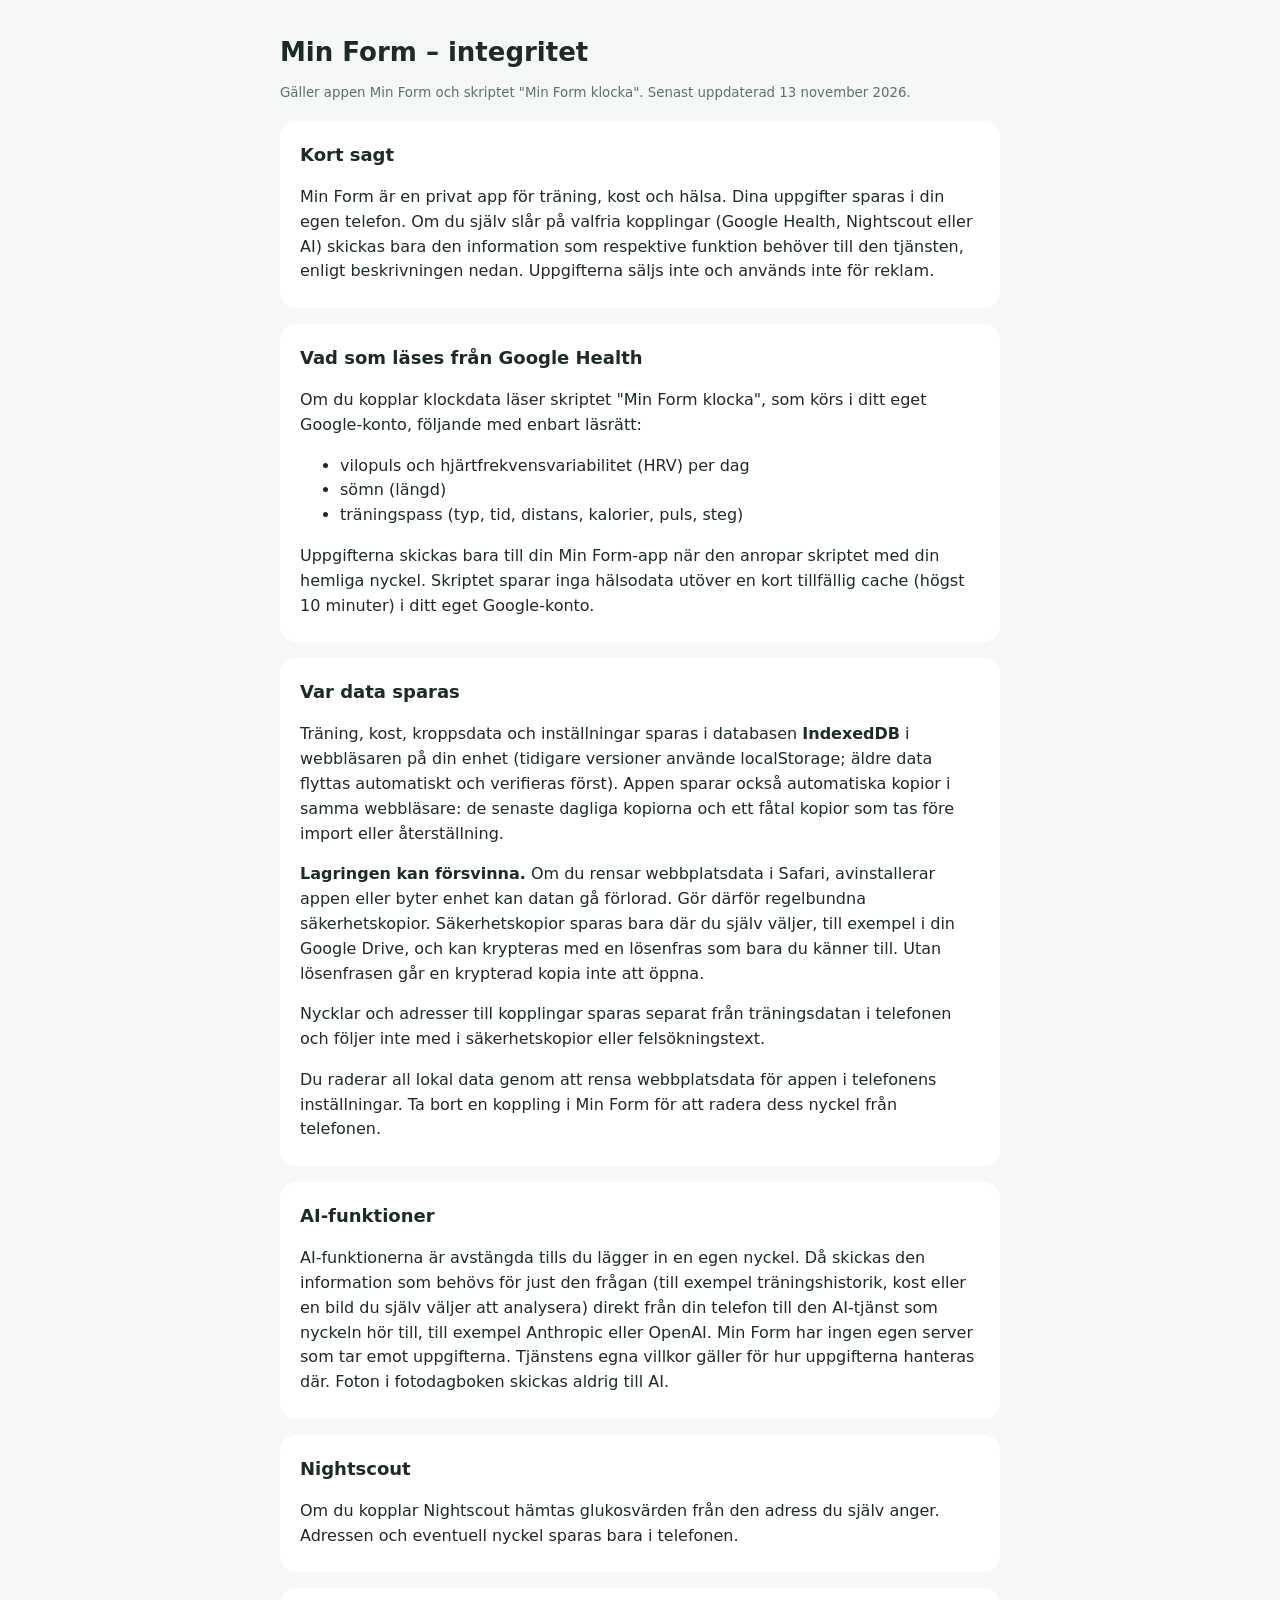
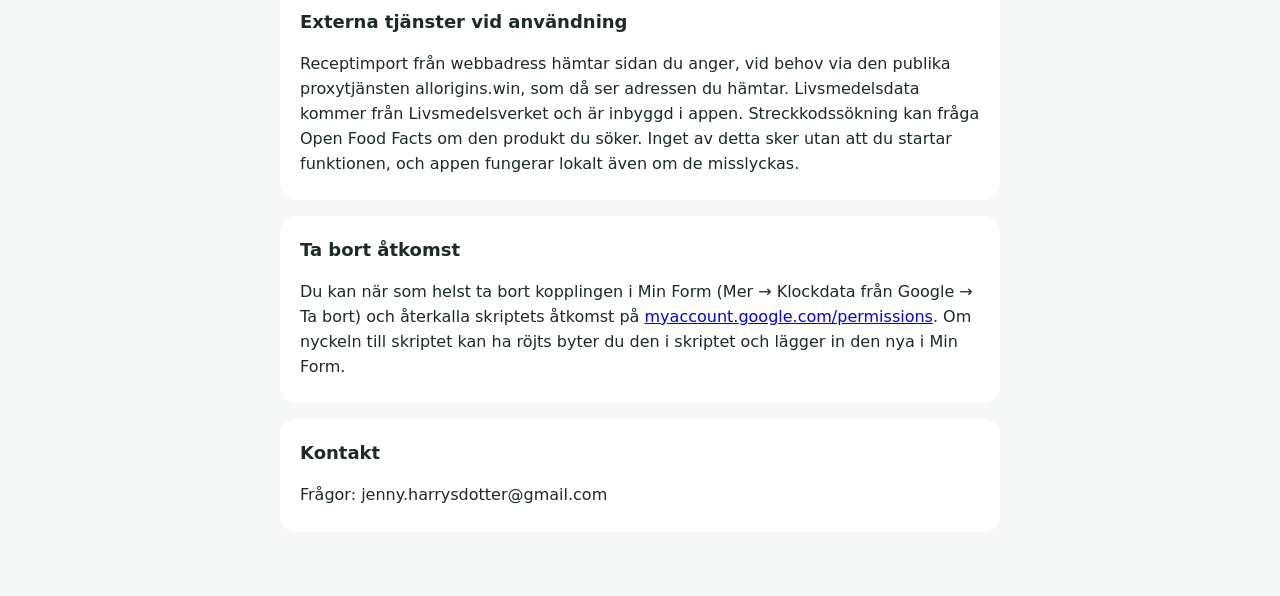
<file: integritet.html>
<!doctype html>
<html lang="sv">
<head>
<meta charset="utf-8">
<meta name="viewport" content="width=device-width, initial-scale=1, viewport-fit=cover">
<link rel="icon" href="icon-192.png">
<title>Min Form – integritet</title>
<style>
:root{--bg:#f6f8f7;--ink:#1d2b24;--muted:#5d7268;--card:#fff}
@media (prefers-color-scheme:dark){:root{--bg:#111714;--ink:#e6efe9;--muted:#9db1a7;--card:#1a231f}}
body{margin:0;background:var(--bg);color:var(--ink);font:16px/1.55 system-ui,-apple-system,"Segoe UI",Roboto,sans-serif}
main{max-width:720px;margin:0 auto;padding:24px 16px 48px}
.card{background:var(--card);border-radius:16px;padding:20px 20px 8px;margin:16px 0}
h1{font-size:26px;margin:8px 0}h2{font-size:18px;margin:0 0 8px}p,li{color:var(--ink)}small{color:var(--muted)}
</style>
</head>
<body>
<main>
<h1>Min Form – integritet</h1>
<small>Gäller appen Min Form och skriptet "Min Form klocka". Senast uppdaterad 13 november 2026.</small>
<div class="card"><h2>Kort sagt</h2>
<p>Min Form är en privat app för träning, kost och hälsa. Dina uppgifter sparas i din egen telefon. Om du själv slår på valfria kopplingar (Google Health, Nightscout eller AI) skickas bara den information som respektive funktion behöver till den tjänsten, enligt beskrivningen nedan. Uppgifterna säljs inte och används inte för reklam.</p></div>
<div class="card"><h2>Vad som läses från Google Health</h2>
<p>Om du kopplar klockdata läser skriptet "Min Form klocka", som körs i ditt eget Google-konto, följande med enbart läsrätt:</p>
<ul><li>vilopuls och hjärtfrekvensvariabilitet (HRV) per dag</li><li>sömn (längd)</li><li>träningspass (typ, tid, distans, kalorier, puls, steg)</li></ul>
<p>Uppgifterna skickas bara till din Min Form-app när den anropar skriptet med din hemliga nyckel. Skriptet sparar inga hälsodata utöver en kort tillfällig cache (högst 10 minuter) i ditt eget Google-konto.</p></div>
<div class="card"><h2>Var data sparas</h2>
<p>Träning, kost, kroppsdata och inställningar sparas i databasen <b>IndexedDB</b> i webbläsaren på din enhet (tidigare versioner använde localStorage; äldre data flyttas automatiskt och verifieras först). Appen sparar också automatiska kopior i samma webbläsare: de senaste dagliga kopiorna och ett fåtal kopior som tas före import eller återställning.</p>
<p><b>Lagringen kan försvinna.</b> Om du rensar webbplatsdata i Safari, avinstallerar appen eller byter enhet kan datan gå förlorad. Gör därför regelbundna säkerhetskopior. Säkerhetskopior sparas bara där du själv väljer, till exempel i din Google Drive, och kan krypteras med en lösenfras som bara du känner till. Utan lösenfrasen går en krypterad kopia inte att öppna.</p>
<p>Nycklar och adresser till kopplingar sparas separat från träningsdatan i telefonen och följer inte med i säkerhetskopior eller felsökningstext.</p>
<p>Du raderar all lokal data genom att rensa webbplatsdata för appen i telefonens inställningar. Ta bort en koppling i Min Form för att radera dess nyckel från telefonen.</p></div>
<div class="card"><h2>AI-funktioner</h2>
<p>AI-funktionerna är avstängda tills du lägger in en egen nyckel. Då skickas den information som behövs för just den frågan (till exempel träningshistorik, kost eller en bild du själv väljer att analysera) direkt från din telefon till den AI-tjänst som nyckeln hör till, till exempel Anthropic eller OpenAI. Min Form har ingen egen server som tar emot uppgifterna. Tjänstens egna villkor gäller för hur uppgifterna hanteras där. Foton i fotodagboken skickas aldrig till AI.</p></div>
<div class="card"><h2>Nightscout</h2>
<p>Om du kopplar Nightscout hämtas glukosvärden från den adress du själv anger. Adressen och eventuell nyckel sparas bara i telefonen.</p></div>
<div class="card"><h2>Externa tjänster vid användning</h2>
<p>Receptimport från webbadress hämtar sidan du anger, vid behov via den publika proxytjänsten allorigins.win, som då ser adressen du hämtar. Livsmedelsdata kommer från Livsmedelsverket och är inbyggd i appen. Streckkodssökning kan fråga Open Food Facts om den produkt du söker. Inget av detta sker utan att du startar funktionen, och appen fungerar lokalt även om de misslyckas.</p></div>
<div class="card"><h2>Ta bort åtkomst</h2>
<p>Du kan när som helst ta bort kopplingen i Min Form (Mer → Klockdata från Google → Ta bort) och återkalla skriptets åtkomst på <a href="https://myaccount.google.com/permissions">myaccount.google.com/permissions</a>. Om nyckeln till skriptet kan ha röjts byter du den i skriptet och lägger in den nya i Min Form.</p></div>
<div class="card"><h2>Kontakt</h2>
<p>Frågor: jenny.harrysdotter@gmail.com</p></div>
</main>
</body>
</html>
</file>
